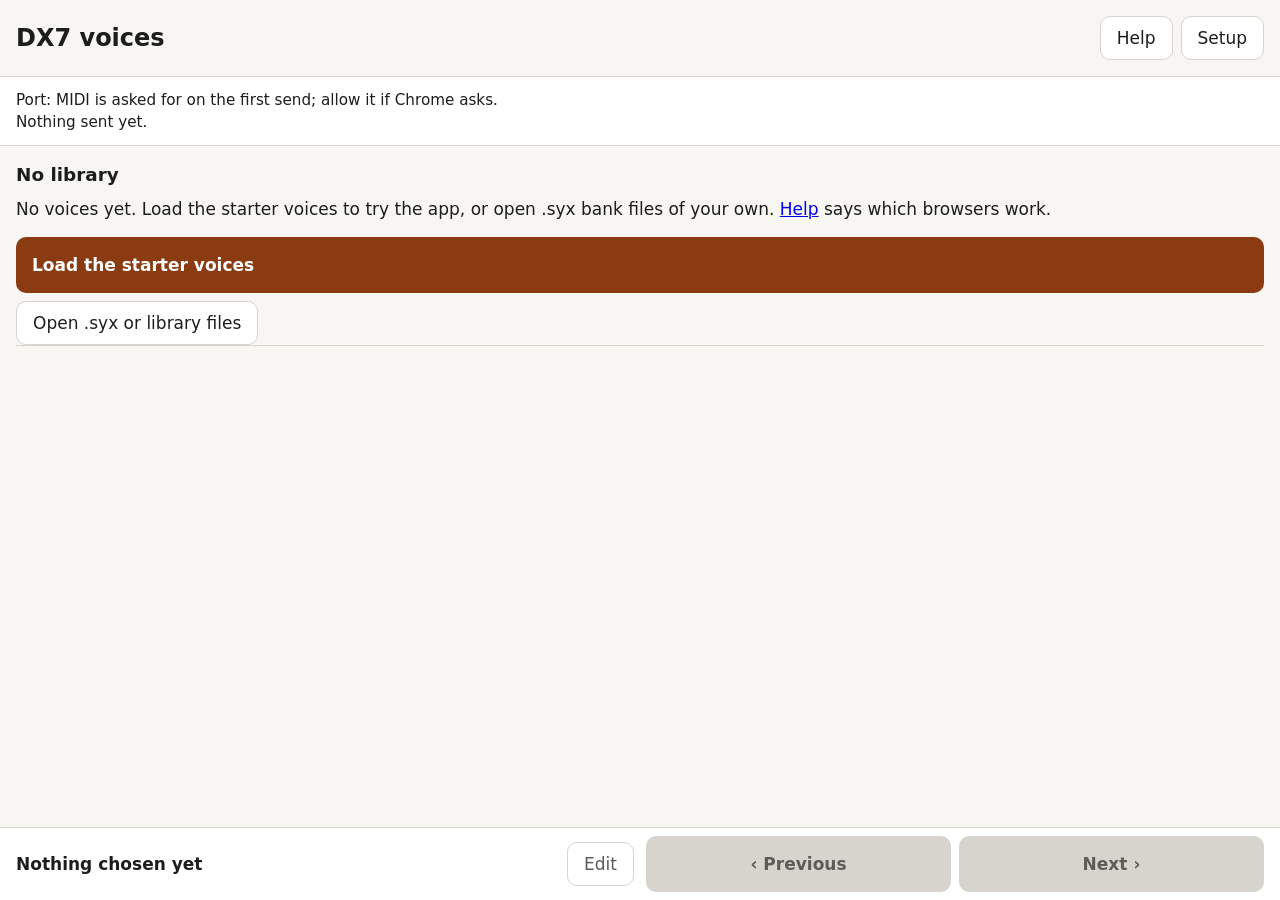
<file: index.html>
<!doctype html>
<html lang="en-GB">
<head>
  <meta charset="utf-8">
  <meta name="viewport" content="width=device-width, initial-scale=1">
  <meta name="theme-color" content="#8a3b12">
  <title>DX7 voices</title>
  <link rel="icon" href="icon.svg" type="image/svg+xml">
  <link rel="manifest" href="manifest.json">
  <link rel="stylesheet" href="style.css">
  <script type="module" src="main.js"></script>
</head>
<body class="library-page">
<main>
  <div class="page-head">
    <h1>DX7 voices</h1>
    <div class="head-buttons">
      <a id="to-help" class="secondary link-button" href="help.html">Help</a>
      <button id="to-setup" type="button" class="secondary">Setup</button>
    </div>
  </div>

  <p id="status" class="status" role="status" aria-live="polite">
    <span id="port-line">Port: MIDI is asked for on the first send.</span><br>
    <span id="result-line">Nothing sent yet.</span>
  </p>
  <p id="retry-row" hidden><button id="retry" type="button" class="secondary">Ask for MIDI again</button></p>
  <div id="output-row" class="row" hidden>
    <label for="output">Output</label>
    <select id="output"></select>
  </div>

  <div id="filters" class="filters" role="search">
    <input id="search" type="search" placeholder="Search voice names" aria-label="Search voice names"
      autocomplete="off" autocapitalize="characters" spellcheck="false" enterkeyhint="search">
    <div class="filter-buttons">
      <button id="favourites" type="button" class="secondary toggle" aria-pressed="false">Favourites</button>
      <button id="history" type="button" class="secondary toggle" aria-pressed="false" disabled>History</button>
      <button id="shuffle" type="button" class="secondary" disabled>Shuffle</button>
    </div>
  </div>

  <section id="browse" aria-labelledby="view-title">
    <div class="view-head">
      <button id="up" type="button" class="secondary up" hidden>‹ Back</button>
      <div class="view-names">
        <p id="view-context" class="view-context"></p>
        <h2 id="view-title">Opening the library…</h2>
      </div>
    </div>
    <div id="empty" class="empty" hidden>
      <p>No voices yet. Load the starter voices to try the app, or open .syx bank files of your own. <a href="help.html">Help</a> says which browsers work.</p>
      <button type="button" class="send load-starter">Load the starter voices</button>
      <label class="secondary file-button" for="file">Open .syx or library files</label>
    </div>
    <p id="no-hits" class="empty" hidden></p>
    <ol id="items" class="items"></ol>
    <p id="more-row" hidden><button id="more" type="button" class="secondary more"></button></p>
  </section>

  <section id="setup" aria-labelledby="setup-heading" hidden>
    <h2 id="setup-heading">Targets and pause</h2>
    <div id="targets"></div>
    <div class="row">
      <label for="pause">Pause between messages (ms)</label>
      <input id="pause" type="number" inputmode="numeric" min="0" max="1000" step="10">
    </div>

    <h2 id="library-heading">Library</h2>
    <p id="library-line" class="hint">No library loaded.</p>
    <label class="secondary file-button" for="file">Open .syx or library files</label>
    <button type="button" class="secondary load-starter">Load the starter voices</button>

    <h2 id="imports-heading">My banks</h2>
    <p id="imports-line" class="hint">No .syx files added. Open one to add its banks here.</p>
    <ul id="imports" class="imports" aria-labelledby="imports-heading"></ul>

    <h2 id="history-heading">History</h2>
    <p id="history-line" class="hint">The history is empty.</p>
    <button id="clear-history" type="button" class="secondary" disabled>Clear the history</button>
  </section>

  <!-- No accept filter: Android's picker greys out a .json file whose stored type
       is not application/json (often so after Drive, a message or a USB copy).
       The library's own checks refuse a wrong file. -->
  <input id="file" type="file" class="visually-hidden" tabindex="-1" multiple>
</main>

<div id="dock" class="dock">
<section id="drawer" class="drawer" aria-labelledby="drawer-title" hidden>
  <div class="drawer-head">
    <div class="drawer-names">
      <h2 id="drawer-title"></h2>
    </div>
    <div class="drawer-buttons">
      <button id="reset" type="button" class="secondary" disabled>Reset</button>
      <button id="close-drawer" type="button" class="secondary">Close</button>
    </div>
  </div>
  <div class="drawer-body">
    <p id="drawer-note" class="drawer-note" hidden></p>
    <div id="drawer-controls"></div>
  </div>
</section>

<nav id="bar" class="bar" aria-label="Step through the current list">
  <div class="now-row">
    <button id="now" type="button" class="now" disabled>Nothing chosen yet</button>
    <button id="edit" type="button" class="secondary edit" aria-controls="drawer" aria-expanded="false" disabled>Edit</button>
  </div>
  <div class="steps">
    <button id="prev" type="button" class="step" disabled>‹ Previous</button>
    <button id="next" type="button" class="step" disabled>Next ›</button>
  </div>
</nav>
</div>
</body>
</html>
</file>
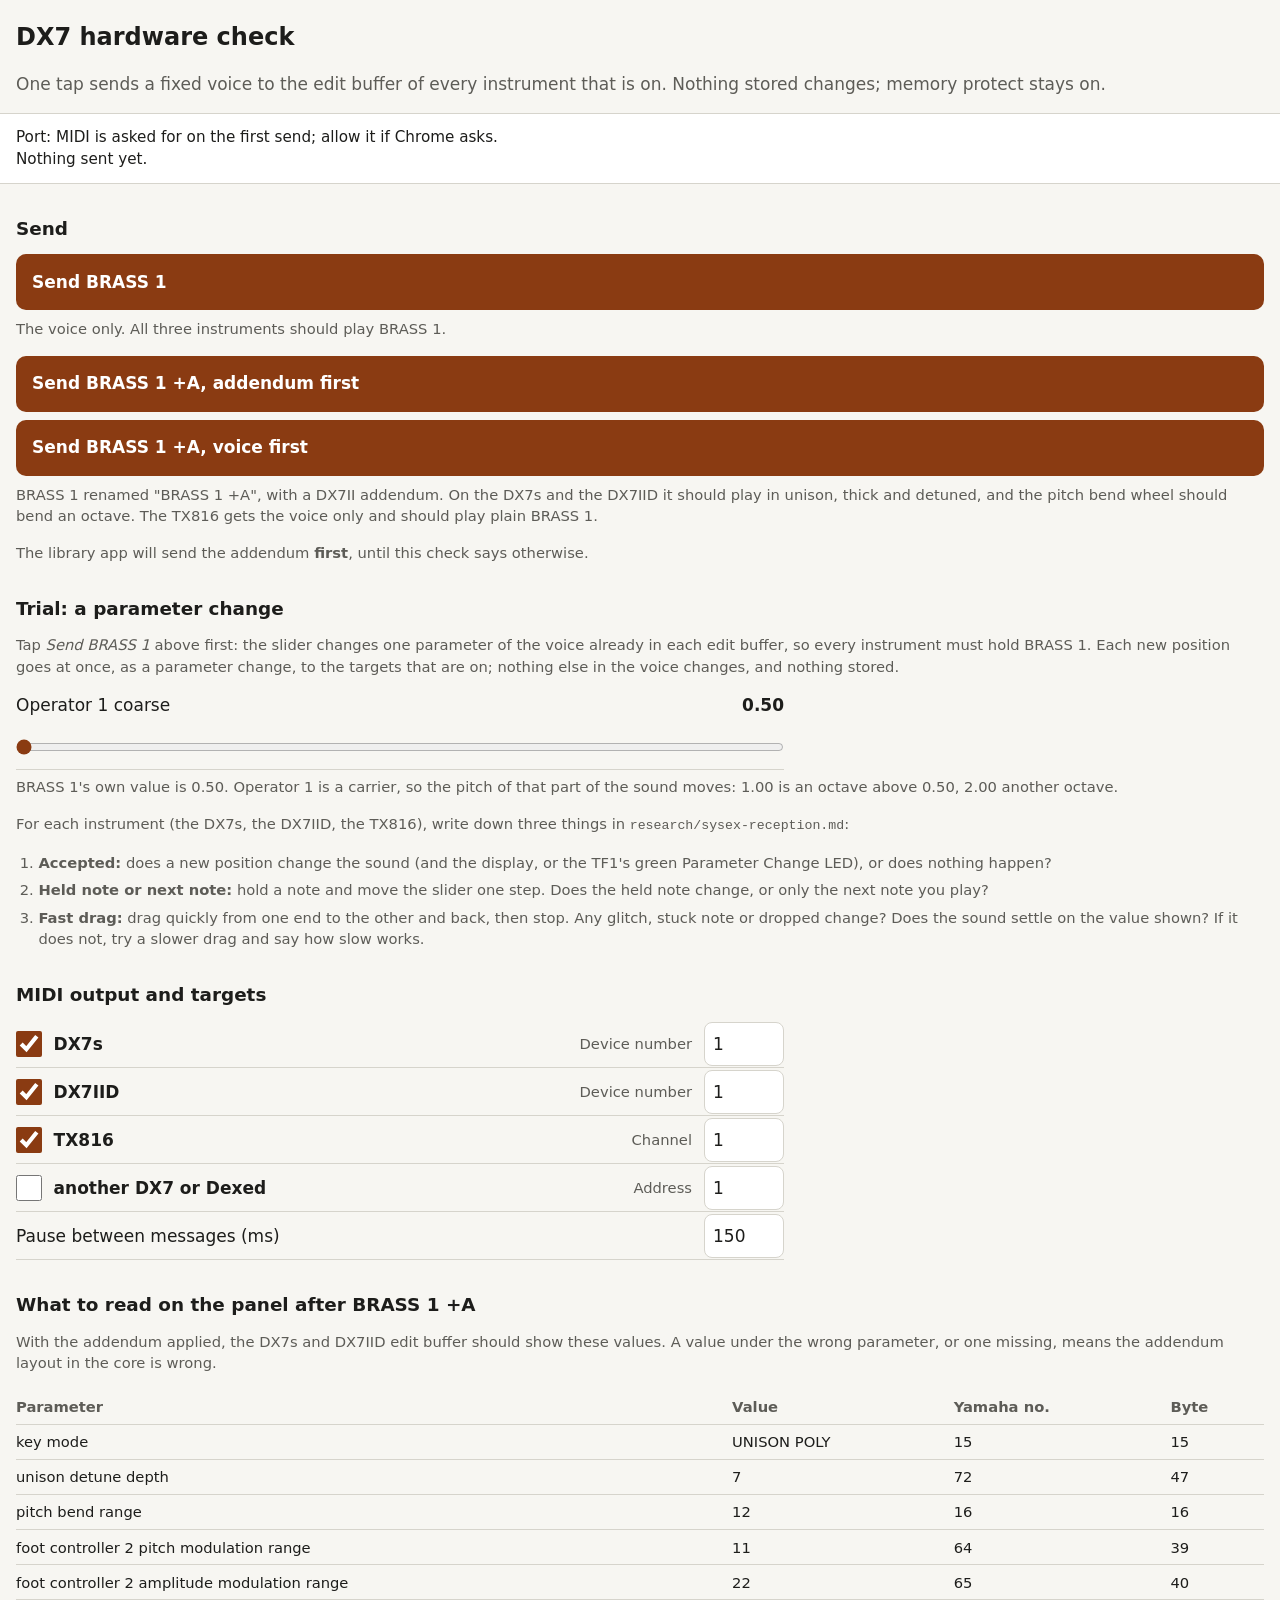
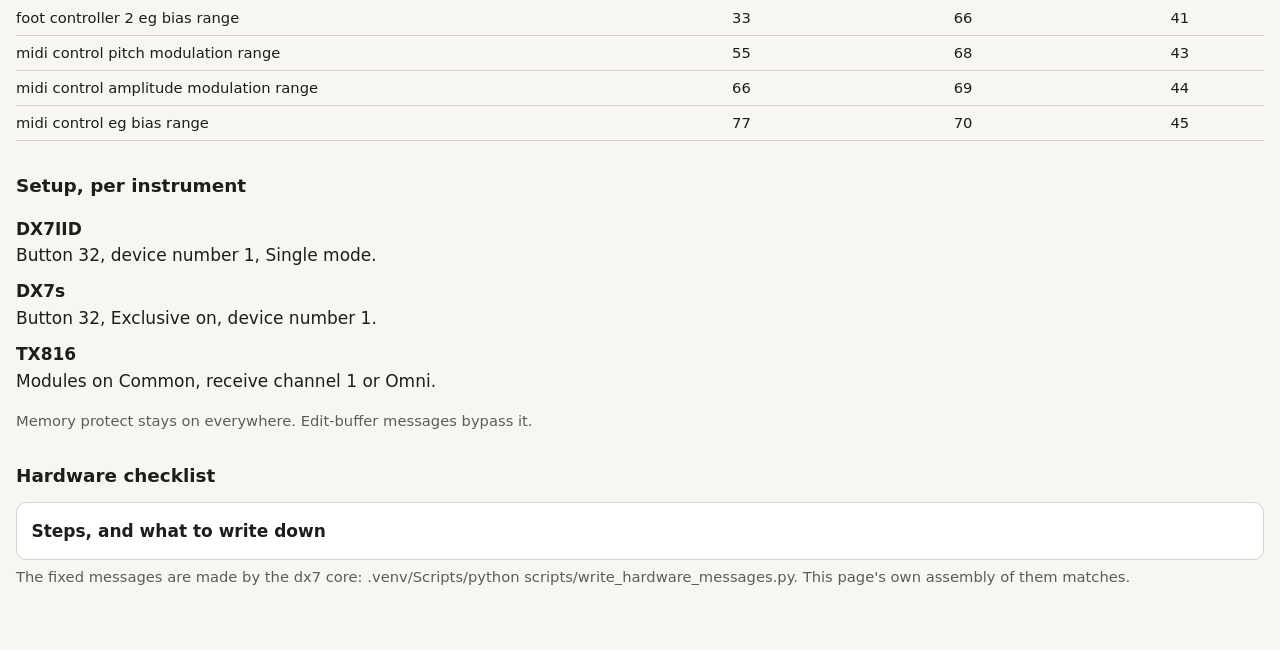
<file: hardware.html>
<!doctype html>
<html lang="en-GB">
<head>
  <meta charset="utf-8">
  <meta name="viewport" content="width=device-width, initial-scale=1">
  <title>DX7 hardware check</title>
  <meta name="theme-color" content="#8a3b12">
  <link rel="icon" href="icon.svg" type="image/svg+xml">
  <link rel="manifest" href="manifest.json">
  <link rel="stylesheet" href="style.css">
  <script type="module" src="hardware.js"></script>
</head>
<body>
<main>
  <h1>DX7 hardware check</h1>
  <p class="lead">One tap sends a fixed voice to the edit buffer of every instrument that is on. Nothing stored changes; memory protect stays on.</p>

  <p id="status" class="status" role="status" aria-live="polite">
    <span id="port-line">Port: MIDI is asked for on the first send.</span><br>
    <span id="result-line">Nothing sent yet.</span>
  </p>
  <p id="retry-row" hidden><button id="retry" type="button" class="secondary">Ask for MIDI again</button></p>

  <section aria-labelledby="send-heading">
    <h2 id="send-heading">Send</h2>
    <button id="send-core" type="button" class="send">Send BRASS 1</button>
    <p class="hint">The voice only. All three instruments should play BRASS 1.</p>
    <button id="send-addendum-first" type="button" class="send">Send BRASS 1 +A, addendum first</button>
    <button id="send-voice-first" type="button" class="send">Send BRASS 1 +A, voice first</button>
    <p class="hint">BRASS 1 renamed "BRASS 1 +A", with a DX7II addendum. On the DX7s and the DX7IID it should play in unison, thick and detuned, and the pitch bend wheel should bend an octave. The TX816 gets the voice only and should play plain BRASS 1.</p>
    <p class="hint">The library app will send the addendum <strong id="order-now">first</strong>, until this check says otherwise.</p>
  </section>

  <section aria-labelledby="trial-heading">
    <h2 id="trial-heading">Trial: a parameter change</h2>
    <p class="hint">Tap <em>Send BRASS 1</em> above first: the slider changes one parameter of the voice already in each edit buffer, so every instrument must hold BRASS 1. Each new position goes at once, as a parameter change, to the targets that are on; nothing else in the voice changes, and nothing stored.</p>
    <div class="row trial">
      <label for="trial-slider">Operator 1 coarse</label>
      <input id="trial-slider" type="range" step="1">
      <output id="trial-value" for="trial-slider"></output>
    </div>
    <p class="hint">BRASS 1's own value is 0.50. Operator 1 is a carrier, so the pitch of that part of the sound moves: 1.00 is an octave above 0.50, 2.00 another octave.</p>
    <p class="hint">For each instrument (the DX7s, the DX7IID, the TX816), write down three things in <code>research/sysex-reception.md</code>:</p>
    <ol class="hint">
      <li><strong>Accepted:</strong> does a new position change the sound (and the display, or the TF1's green Parameter Change LED), or does nothing happen?</li>
      <li><strong>Held note or next note:</strong> hold a note and move the slider one step. Does the held note change, or only the next note you play?</li>
      <li><strong>Fast drag:</strong> drag quickly from one end to the other and back, then stop. Any glitch, stuck note or dropped change? Does the sound settle on the value shown? If it does not, try a slower drag and say how slow works.</li>
    </ol>
  </section>

  <section aria-labelledby="targets-heading">
    <h2 id="targets-heading">MIDI output and targets</h2>
    <div id="output-row" class="row" hidden>
      <label for="output">Output</label>
      <select id="output"></select>
    </div>
    <div id="targets"></div>
    <div class="row">
      <label for="pause">Pause between messages (ms)</label>
      <input id="pause" type="number" inputmode="numeric" min="0" max="1000" step="10">
    </div>
  </section>

  <section aria-labelledby="panel-heading">
    <h2 id="panel-heading">What to read on the panel after BRASS 1 +A</h2>
    <p class="hint">With the addendum applied, the DX7s and DX7IID edit buffer should show these values. A value under the wrong parameter, or one missing, means the addendum layout in the core is wrong.</p>
    <table id="panel">
      <thead><tr><th>Parameter</th><th>Value</th><th>Yamaha no.</th><th>Byte</th></tr></thead>
      <tbody></tbody>
    </table>
  </section>

  <section aria-labelledby="setup-heading">
    <h2 id="setup-heading">Setup, per instrument</h2>
    <dl id="setup-notes" class="setup"></dl>
    <p class="hint">Memory protect stays on everywhere. Edit-buffer messages bypass it.</p>
  </section>

  <section aria-labelledby="checklist-heading">
    <h2 id="checklist-heading">Hardware checklist</h2>
    <details>
      <summary>Steps, and what to write down</summary>
      <p class="hint">Write what you find in <code>research/sysex-reception.md</code>, section "Hardware milestone results". Write what you saw, including "nothing happened".</p>
      <h3>Before you start</h3>
      <ol>
        <li>Set each instrument as in the setup notes above. Leave memory protect on everywhere: the DX7s, the DX7IID and every TF1.</li>
        <li>On each instrument, note the name of one stored voice (internal 1, say). The last step of the chain check calls it up again to show nothing stored changed.</li>
      </ol>
      <h3>The chain</h3>
      <ol start="3">
        <li>Open this page from its Pages address in Chrome on the phone. Chrome should ask once to control MIDI devices. Allow it. Reload: it should not ask again.</li>
        <li>Plug in the USB-MIDI cable through the OTG adapter. With one output the page uses it and names it on the status line. With several, it shows a chooser. Reload: the choice should still be there.</li>
        <li>Tap <em>Send BRASS 1</em>. The DX7s should show BRASS 1 and play it from its own keys. The TF1 modules' green Parameter Change LEDs should flash, and the TX816 should play BRASS 1 from the DX7s keys. The DX7IID should play BRASS 1 from its keys.</li>
        <li>On each instrument, call up the stored voice from step 2. It should be unchanged, and memory protect should still be on.</li>
      </ol>
      <h3>Addendum order (finding 5)</h3>
      <ol start="7">
        <li>Reset: on the DX7s and the DX7IID, call up a stored voice in plain Poly mode, with no unison.</li>
        <li>Tap <em>BRASS 1 +A, addendum first</em>. On each of the DX7s and the DX7IID: does the display say BRASS 1 +A? Does a chord sound in unison, thick and detuned? Does the wheel bend an octave? Write down applied or not applied for each one.</li>
        <li>Reset as in step 7, then tap <em>BRASS 1 +A, voice first</em>. Write down the same for each instrument.</li>
        <li>Leftover addendum: after a tap that applied the addendum, tap <em>Send BRASS 1</em> (voice only). Does unison stay on, left over from before, or go? This decides whether the library app must send an INIT addendum with voices that have none.</li>
        <li>The order to use: addendum first if that worked, or if both worked; voice first if only that worked. Set <code>ADDENDUM_FIRST</code> in <code>app/send.js</code> to match and republish.</li>
      </ol>
      <h3>Addendum layout</h3>
      <ol start="12">
        <li>With the addendum applied, read the values in the table above on the DX7s panel, and on the DX7IID if you can. The positions of Yamaha's parameters 64 to 73 come from the repo's transcription of booklet 10, which nobody has checked against the scan. Write down each value you could read, and any that differ. If unison is missing in both orders, the layout may be at fault, not the order.</li>
      </ol>
      <h3>TX816 and the addendum (finding 12)</h3>
      <ol start="13">
        <li>While doing steps 8 and 9, watch the TF1 modules. Does an ERROR LED light? Does the green LED flash for the addendum message? Does the TX816 still play plain BRASS 1, with no change to its sound? Write down what each module did.</li>
      </ol>
      <h3>Optional: Dual mode on the DX7IID (finding 4)</h3>
      <ol start="14">
        <li>Put the DX7IID in Dual mode and tap <em>Send BRASS 1</em>. Which of A and B changed? Return to Single mode.</li>
      </ol>
      <h3>If a send does not arrive</h3>
      <ol start="15">
        <li>If a display does not change, raise the pause to 150 ms and try again. Write down the smallest pause that works.</li>
        <li>If a setup note above was wrong, correct it here, in the spec and in the research note.</li>
      </ol>
    </details>
  </section>

  <p id="provenance" class="hint"></p>
</main>
</body>
</html>
</file>
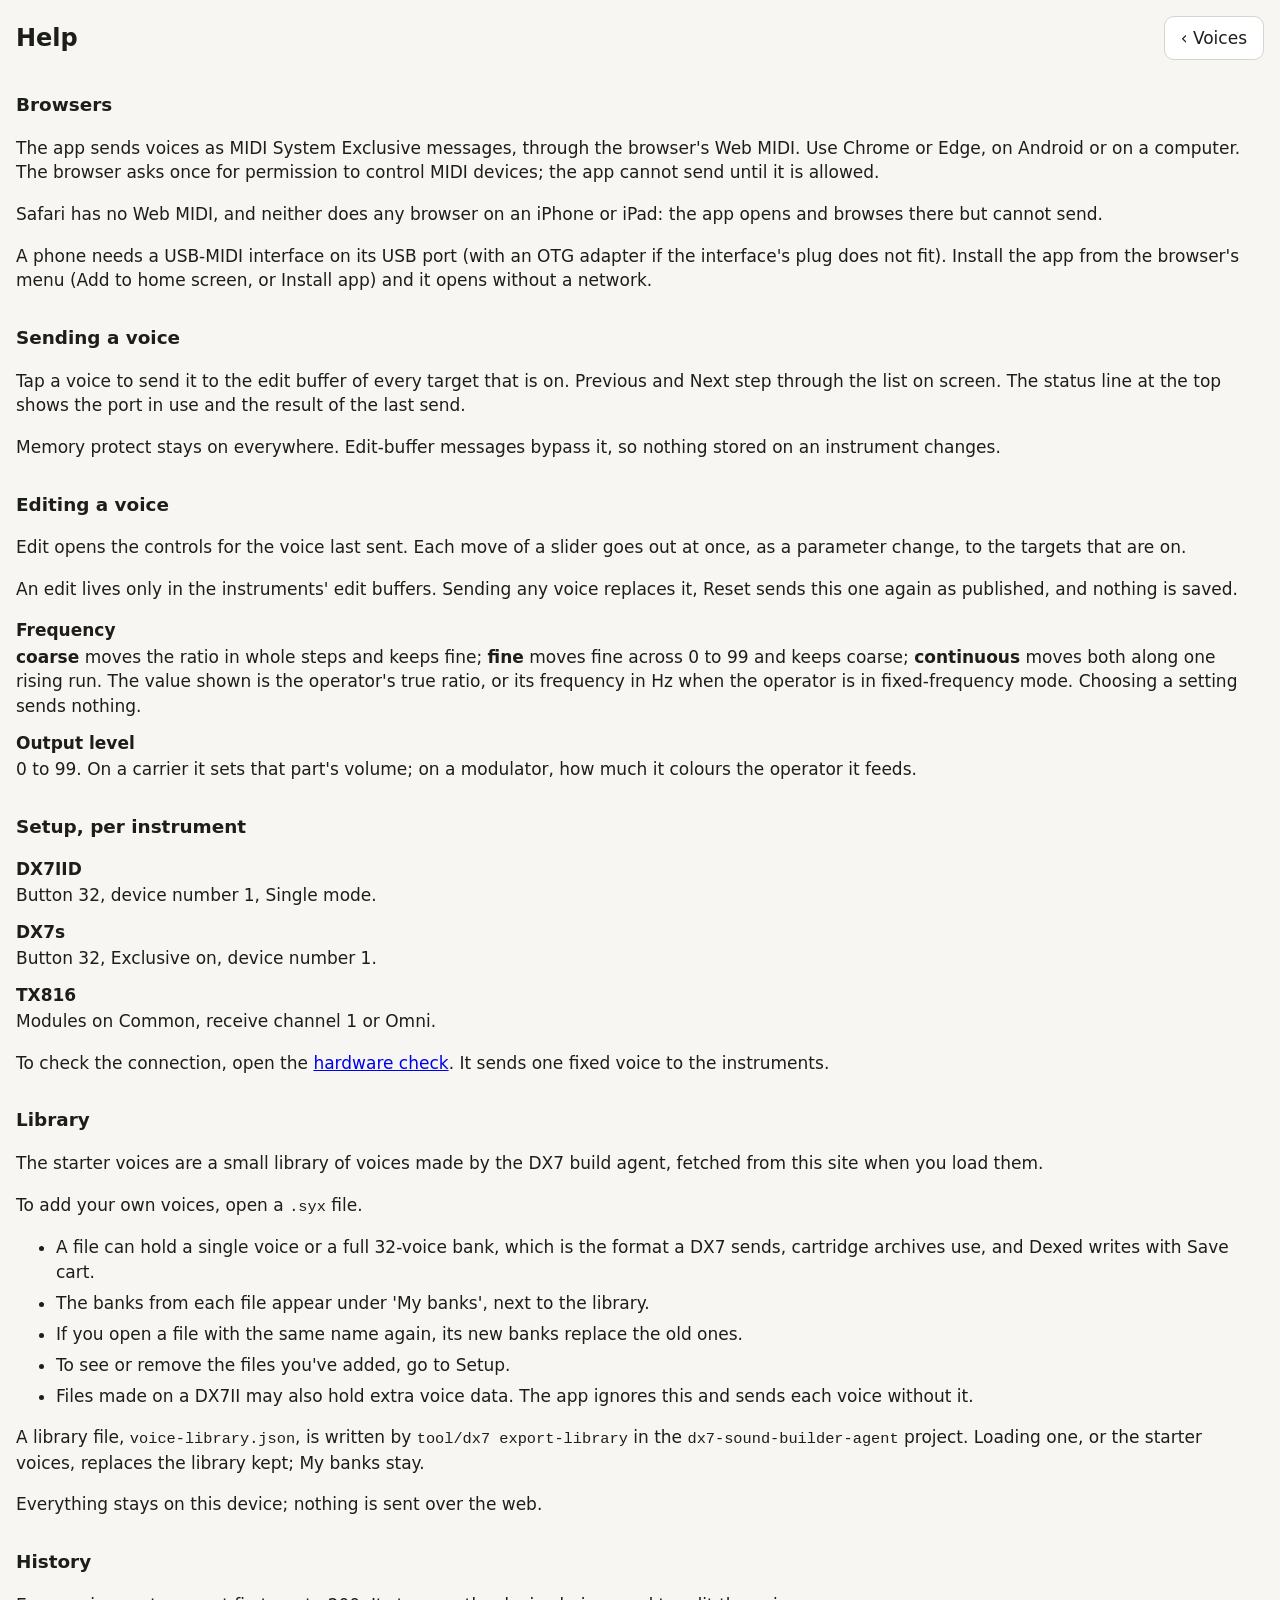
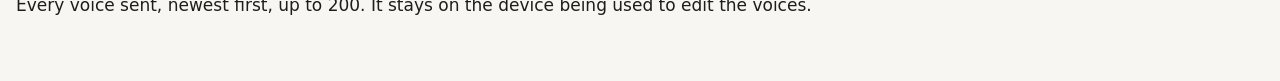
<file: help.html>
<!doctype html>
<html lang="en-GB">
<head>
  <meta charset="utf-8">
  <meta name="viewport" content="width=device-width, initial-scale=1">
  <meta name="theme-color" content="#8a3b12">
  <title>DX7 voices help</title>
  <link rel="icon" href="icon.svg" type="image/svg+xml">
  <link rel="manifest" href="manifest.json">
  <link rel="stylesheet" href="style.css">
  <script type="module" src="help.js"></script>
</head>
<body>
<main>
  <div class="page-head">
    <h1>Help</h1>
    <div class="head-buttons">
      <a class="secondary link-button" href="./">‹ Voices</a>
    </div>
  </div>

  <section aria-labelledby="browsers-heading">
    <h2 id="browsers-heading">Browsers</h2>
    <p>The app sends voices as MIDI System Exclusive messages, through the browser's Web MIDI. Use Chrome or Edge, on Android or on a computer. The browser asks once for permission to control MIDI devices; the app cannot send until it is allowed.</p>
    <p>Safari has no Web MIDI, and neither does any browser on an iPhone or iPad: the app opens and browses there but cannot send.</p>
    <p>A phone needs a USB-MIDI interface on its USB port (with an OTG adapter if the interface's plug does not fit). Install the app from the browser's menu (Add to home screen, or Install app) and it opens without a network.</p>
  </section>

  <section aria-labelledby="sending-heading">
    <h2 id="sending-heading">Sending a voice</h2>
    <p>Tap a voice to send it to the edit buffer of every target that is on. Previous and Next step through the list on screen. The status line at the top shows the port in use and the result of the last send.</p>
    <p>Memory protect stays on everywhere. Edit-buffer messages bypass it, so nothing stored on an instrument changes.</p>
  </section>

  <section aria-labelledby="edit-heading">
    <h2 id="edit-heading">Editing a voice</h2>
    <p>Edit opens the controls for the voice last sent. Each move of a slider goes out at once, as a parameter change, to the targets that are on.</p>
    <p>An edit lives only in the instruments' edit buffers. Sending any voice replaces it, Reset sends this one again as published, and nothing is saved.</p>
    <dl class="setup">
      <dt>Frequency</dt>
      <dd><strong>coarse</strong> moves the ratio in whole steps and keeps fine; <strong>fine</strong> moves fine across 0 to 99 and keeps coarse; <strong>continuous</strong> moves both along one rising run. The value shown is the operator's true ratio, or its frequency in Hz when the operator is in fixed-frequency mode. Choosing a setting sends nothing.</dd>
      <dt>Output level</dt>
      <dd>0 to 99. On a carrier it sets that part's volume; on a modulator, how much it colours the operator it feeds.</dd>
    </dl>
  </section>

  <section aria-labelledby="setup-heading">
    <h2 id="setup-heading">Setup, per instrument</h2>
    <dl id="setup-notes" class="setup"></dl>
    <p>To check the connection, open the <a href="hardware.html">hardware check</a>. It sends one fixed voice to the instruments.</p>
  </section>

  <section aria-labelledby="library-heading">
    <h2 id="library-heading">Library</h2>
    <p>The starter voices are a small library of voices made by the DX7 build agent, fetched from this site when you load them.</p>
    <p>To add your own voices, open a <code>.syx</code> file.</p>
    <ul>
      <li>A file can hold a single voice or a full 32-voice bank, which is the format a DX7 sends, cartridge archives use, and Dexed writes with Save cart.</li>
      <li>The banks from each file appear under 'My banks', next to the library.</li>
      <li>If you open a file with the same name again, its new banks replace the old ones.</li>
      <li>To see or remove the files you've added, go to Setup.</li>
      <li>Files made on a DX7II may also hold extra voice data. The app ignores this and sends each voice without it.</li>
    </ul>
    <p>A library file, <code>voice-library.json</code>, is written by <code>tool/dx7 export-library</code> in the <code>dx7-sound-builder-agent</code> project. Loading one, or the starter voices, replaces the library kept; My banks stay.</p>
    <p>Everything stays on this device; nothing is sent over the web.</p>
  </section>

  <section aria-labelledby="history-heading">
    <h2 id="history-heading">History</h2>
    <p>Every voice sent, newest first, up to 200. It stays on the device being used to edit the voices.</p>
  </section>
</main>
</body>
</html>
</file>
<file: style.css>
:root {
  --bg: #f7f6f2;
  --fg: #1d1d1b;
  --muted: #5d5c57;
  --line: #d6d4cc;
  --panel: #ffffff;
  --accent: #8a3b12;
  --accent-fg: #ffffff;
  --error: #b00020;
  color-scheme: light dark;
}

@media (prefers-color-scheme: dark) {
  :root {
    --bg: #161614;
    --fg: #ecebe6;
    --muted: #a5a39b;
    --line: #3a3934;
    --panel: #22221f;
    --accent: #e0854f;
    --accent-fg: #161614;
    --error: #ff7a8a;
  }
}

* { box-sizing: border-box; }
[hidden] { display: none !important; }

body {
  margin: 0;
  background: var(--bg);
  color: var(--fg);
  font: 17px/1.45 system-ui, -apple-system, "Segoe UI", Roboto, sans-serif;
}

main {
  max-width: 40rem;
  margin: 0 auto;
  padding: 16px 16px 48px;
}

h1 { font-size: 1.5rem; margin: 0.25rem 0 0.5rem; }
h2 { font-size: 1.15rem; margin: 2rem 0 0.75rem; }
h3 { font-size: 1rem; margin: 1.25rem 0 0.25rem; }

.lead, .hint { color: var(--muted); }
.hint { font-size: 0.92rem; margin: 0.35rem 0 1rem; }

.status {
  position: sticky;
  top: 0;
  z-index: 1;
  margin: 1rem -16px;
  padding: 0.75rem 16px;
  background: var(--panel);
  border-block: 1px solid var(--line);
  font-size: 0.95rem;
}

.error { color: var(--error); font-weight: 600; }

button {
  font: inherit;
  border-radius: 10px;
  cursor: pointer;
}

button.send {
  display: block;
  width: 100%;
  min-height: 3.5rem;
  margin: 0.5rem 0;
  padding: 0.75rem 1rem;
  border: 0;
  background: var(--accent);
  color: var(--accent-fg);
  font-weight: 600;
  text-align: left;
}

button.secondary, a.link-button {
  min-height: 2.75rem;
  padding: 0.5rem 1rem;
  border: 1px solid var(--line);
  background: var(--panel);
  color: var(--fg);
}

/* A link that looks like a secondary button (the library page's Help). */
a.link-button {
  display: inline-flex;
  align-items: center;
  border-radius: 10px;
  text-decoration: none;
}

button:active, a.link-button:active { filter: brightness(0.9); }

.row {
  display: flex;
  flex-wrap: wrap;
  align-items: center;
  gap: 0.5rem 0.75rem;
  min-height: 3rem;
  border-bottom: 1px solid var(--line);
}

.row label { flex: 1 1 auto; }
.target label:first-of-type { font-weight: 600; flex: 1 1 5rem; }
.target .address-label { flex: 0 1 auto; color: var(--muted); font-size: 0.92rem; }

input[type="checkbox"] { width: 1.6rem; height: 1.6rem; margin: 0; accent-color: var(--accent); }

input[type="number"], select {
  font: inherit;
  min-height: 2.75rem;
  padding: 0.25rem 0.5rem;
  border: 1px solid var(--line);
  border-radius: 8px;
  background: var(--panel);
  color: var(--fg);
}

input[type="number"] { width: 5rem; }

/* A slider takes the row's width on its own line, its value beside it. */
input[type="range"] { flex: 1 1 100%; order: 1; min-height: 2.75rem; margin: 0; accent-color: var(--accent); }
.trial output, .control output { font-variant-numeric: tabular-nums; font-weight: 600; }
select { flex: 1 1 12rem; max-width: 100%; }

table { width: 100%; border-collapse: collapse; font-size: 0.92rem; }
th, td { text-align: left; padding: 0.4rem 0.4rem 0.4rem 0; border-bottom: 1px solid var(--line); vertical-align: top; }
th { color: var(--muted); font-weight: 600; }

.setup dt { font-weight: 600; margin-top: 0.75rem; }
.setup dd { margin: 0.1rem 0 0; }

details { border: 1px solid var(--line); border-radius: 10px; padding: 0.5rem 0.9rem; background: var(--panel); }
summary { cursor: pointer; min-height: 2.5rem; display: flex; align-items: center; font-weight: 600; }
ol { padding-left: 1.4rem; }
li { margin: 0.4rem 0; }
code { font-size: 0.9em; overflow-wrap: anywhere; }

/* The library page. */

.visually-hidden {
  position: absolute;
  width: 1px;
  height: 1px;
  overflow: hidden;
  clip-path: inset(50%);
  white-space: nowrap;
}

label.file-button {
  display: inline-flex;
  align-items: center;
  border-radius: 10px;
  cursor: pointer;
}

label.send.file-button { width: 100%; min-height: 3.5rem; padding: 0.75rem 1rem; background: var(--accent); color: var(--accent-fg); font-weight: 600; }
label.secondary.file-button { min-height: 2.75rem; padding: 0.5rem 1rem; border: 1px solid var(--line); background: var(--panel); color: var(--fg); }

/* Room below the list for the dock (its height set by main.js), so the last
   rows can scroll clear of it. */
.library-page main { padding-bottom: calc(var(--dock-height, 9rem) + 1rem); }
.library-page .status { margin-bottom: 0.5rem; }

.view-head { display: flex; align-items: flex-end; gap: 0.75rem; margin: 1rem 0 0.5rem; }
.view-names { min-width: 0; }
.view-head h2 { margin: 0; overflow-wrap: anywhere; }
.view-context { margin: 0; color: var(--muted); font-size: 0.85rem; overflow-wrap: anywhere; }
button.up { flex: none; }

.empty p { margin: 0.5rem 0 1rem; }

/* Setup's list of imported .syx files, each with its Remove button. */
.imports { list-style: none; margin: 0; padding: 0; }
.imports li { margin: 0; }
.imports span { flex: 1 1 auto; min-width: 0; overflow-wrap: anywhere; }

.items { list-style: none; margin: 0; padding: 0; border-top: 1px solid var(--line); }

button.item {
  display: grid;
  grid-template-columns: 1fr;
  width: 100%;
  min-height: 3.75rem;
  padding: 0.55rem 0.5rem;
  border: 0;
  border-bottom: 1px solid var(--line);
  border-radius: 0;
  background: transparent;
  color: var(--fg);
  text-align: left;
}

button.item.slot { grid-template-columns: 2.25rem 1fr; column-gap: 0.5rem; }
.slot-number { grid-row: span 2; align-self: center; color: var(--muted); font-variant-numeric: tabular-nums; text-align: right; }
.item-name { font-weight: 600; overflow-wrap: anywhere; }
.item-detail { color: var(--muted); font-size: 0.85rem; overflow-wrap: anywhere; }
.slot.unsendable .item-name { color: var(--muted); font-weight: 400; }
.slot.current { background: var(--panel); box-shadow: inset 4px 0 0 var(--accent); }

.tier { display: inline-block; padding: 0 0.4rem; border-radius: 0.6rem; font-size: 0.75rem; font-weight: 600; vertical-align: 0.1em; }
.tier-love { background: var(--accent); color: var(--accent-fg); }
.tier-like { border: 1px solid var(--accent); color: var(--accent); }

.settings { margin-top: 2rem; }

/* The dock: the Edit drawer, when open, above the step bar, both fixed to
   the foot of the screen so the list and the status line stay in view. */
.dock {
  position: fixed;
  inset: auto 0 0 0;
  z-index: 2;
}

.bar {
  padding: 0.5rem 16px calc(0.5rem + env(safe-area-inset-bottom));
  background: var(--panel);
  border-top: 1px solid var(--line);
}

.bar > *, .drawer > * { max-width: 40rem; margin-inline: auto; }

/* The drawer takes at most about three fifths of the screen's height, so
   the list and the status line stay in view above it. Its head (the name
   line, Reset and Close) stays put while its body scrolls. */
.drawer {
  display: flex;
  flex-direction: column;
  max-height: 60vh;
  max-height: 60dvh;
  padding: 0.75rem 16px 0;
  background: var(--panel);
  border-top: 1px solid var(--line);
  box-shadow: 0 -6px 16px rgb(0 0 0 / 0.15);
}

.drawer > * { width: 100%; }
.drawer-head { flex: none; display: flex; align-items: flex-start; justify-content: space-between; gap: 0.75rem; padding-bottom: 0.5rem; border-bottom: 1px solid var(--line); }
.drawer-names { min-width: 0; }
.drawer-head h2 { margin: 0; overflow-wrap: anywhere; }
.drawer-buttons { flex: none; display: flex; gap: 0.5rem; }
.drawer-body { flex: 1 1 auto; min-height: 0; overflow-y: auto; overscroll-behavior: contain; padding-bottom: 0.25rem; }
.drawer-note { margin: 0.5rem 0 0; font-size: 0.92rem; }
.drawer .hint { margin-top: 0.5rem; }

/* The voice's own controls, algorithm and feedback, above the operators. */
.voice-controls { padding-bottom: 0.25rem; border-bottom: 1px solid var(--line); }

/* An operator's block: its number and role, then its frequency slider with
   the value beside the name and the settings below, then its output level. */
.operator h3 { margin: 0.75rem 0 0; }
.operator .row { padding-bottom: 0.25rem; }
.frequency-setting { order: 2; flex: 1 1 100%; display: flex; flex-wrap: wrap; align-items: center; gap: 0 0.25rem; margin: 0; padding: 0; border: 0; }
.frequency-setting input[type="radio"] { width: 1.4rem; height: 1.4rem; margin: 0; accent-color: var(--accent); }
.frequency-setting label { flex: none; min-height: 2.75rem; display: inline-flex; align-items: center; padding-right: 0.75rem; }

.now-row { display: flex; align-items: center; gap: 0.5rem; }
button.edit { flex: none; }

button.now {
  display: block;
  flex: 1 1 auto;
  min-width: 0;
  width: 100%;
  min-height: 2.5rem;
  padding: 0.25rem 0;
  border: 0;
  background: transparent;
  color: var(--fg);
  font-weight: 600;
  text-align: left;
  overflow: hidden;
  text-overflow: ellipsis;
  white-space: nowrap;
}

button.now:disabled { cursor: default; }
.steps { display: flex; gap: 0.5rem; }

button.step {
  flex: 1 1 0;
  min-height: 3.5rem;
  border: 0;
  background: var(--accent);
  color: var(--accent-fg);
  font-weight: 600;
}

button.step:disabled { background: var(--line); color: var(--muted); cursor: default; }

/* The library page's head, filter bar and setup view. */

.page-head { display: flex; align-items: center; justify-content: space-between; gap: 0.75rem; }
.page-head h1 { margin: 0.25rem 0; }
.page-head button { flex: none; }

.filters { display: flex; flex-wrap: wrap; gap: 0.5rem; margin: 0.75rem 0 0.25rem; }
.filters input[type="search"] {
  flex: 1 1 14rem;
  min-width: 0;
  min-height: 2.75rem;
  padding: 0.25rem 0.75rem;
  font: inherit;
  border: 1px solid var(--line);
  border-radius: 10px;
  background: var(--panel);
  color: var(--fg);
}
.filter-buttons { display: flex; gap: 0.5rem; flex: 1 1 auto; }
.filter-buttons button { flex: 1 1 0; white-space: nowrap; }
button.toggle[aria-pressed="true"] { background: var(--accent); border-color: var(--accent); color: var(--accent-fg); font-weight: 600; }
button.secondary:disabled { color: var(--muted); cursor: default; }

button.more { width: 100%; margin-top: 0.75rem; }
#setup h2:first-child { margin-top: 1rem; }

.head-buttons { display: flex; gap: 0.5rem; }
button.send:disabled { background: var(--line); color: var(--muted); cursor: default; }

/* A wide screen (a tablet, a phone on its side, a desktop window), chosen by
   the width alone: every page takes the full width. On the library page the
   step bar is one line along the foot, and the Edit drawer, when open, is a
   pane on the right from the status line down to the bar, the list keeping
   the left; closed, the list has the full width. The status line and the
   step bar span the width either way. The pane is still
   in the dock but out of its flow, so the dock's height (the room the list
   leaves, and where revealing a row stops) is the bar's alone. The same
   elements as on the phone, placed by CSS alone, so turning the screen or
   resizing the window across the breakpoint changes nothing else. */
@media (min-width: 56rem) {
  :root { --pane-width: min(66vw, 100vw - 24rem, 64rem); }

  main { max-width: none; }
  /* A setting's row (a target and its address, the pause, the trial slider)
     keeps a usable length, so its name stays near its box. */
  main .row { max-width: 48rem; }
  .library-page:has(#drawer:not([hidden])) main { margin-right: var(--pane-width); }
  /* The status line still spans the whole width, over the pane's column as
     on the phone, and the pane starts below it: at its foot (--status-foot,
     set by drawer.js), which moves up as the page scrolls until the line
     sticks at the top. */
  .library-page:has(#drawer:not([hidden])) .status { margin-right: calc(-16px - var(--pane-width)); }

  .bar > *, .drawer > * { max-width: none; margin-inline: 0; }
  .bar { display: flex; align-items: center; gap: 0.75rem; }
  .now-row { flex: 1 1 50%; min-width: 0; }
  .steps { flex: 1 1 50%; }

  .drawer {
    position: fixed;
    top: var(--status-foot, 0px);
    right: 0;
    bottom: var(--dock-height, 5rem);
    width: var(--pane-width);
    max-height: none;
    border-top: 0;
    border-left: 1px solid var(--line);
    box-shadow: none;
  }

  /* The six operator blocks are a grid whose columns follow the pane's
     width: one, two or three, so the rows are always full. The pane leaves
     the list at least the phone's width, and a frequency setting's three
     choices are a little smaller, so they keep to one line in a column. */
  .drawer-body { container-type: inline-size; }
  .voice-controls { display: grid; grid-template-columns: repeat(2, minmax(0, 1fr)); column-gap: 1rem; }
  .operators { display: grid; column-gap: 1rem; }
  .frequency-setting { gap: 0 0.15rem; }
  .frequency-setting input[type="radio"] { width: 1.25rem; height: 1.25rem; }
  .frequency-setting label { padding-right: 0.4rem; font-size: 0.85rem; }
  @container (min-width: 30rem) { .operators { grid-template-columns: repeat(2, minmax(0, 1fr)); } }
  @container (min-width: 50rem) { .operators { grid-template-columns: repeat(3, minmax(0, 1fr)); } }
}
</file>
